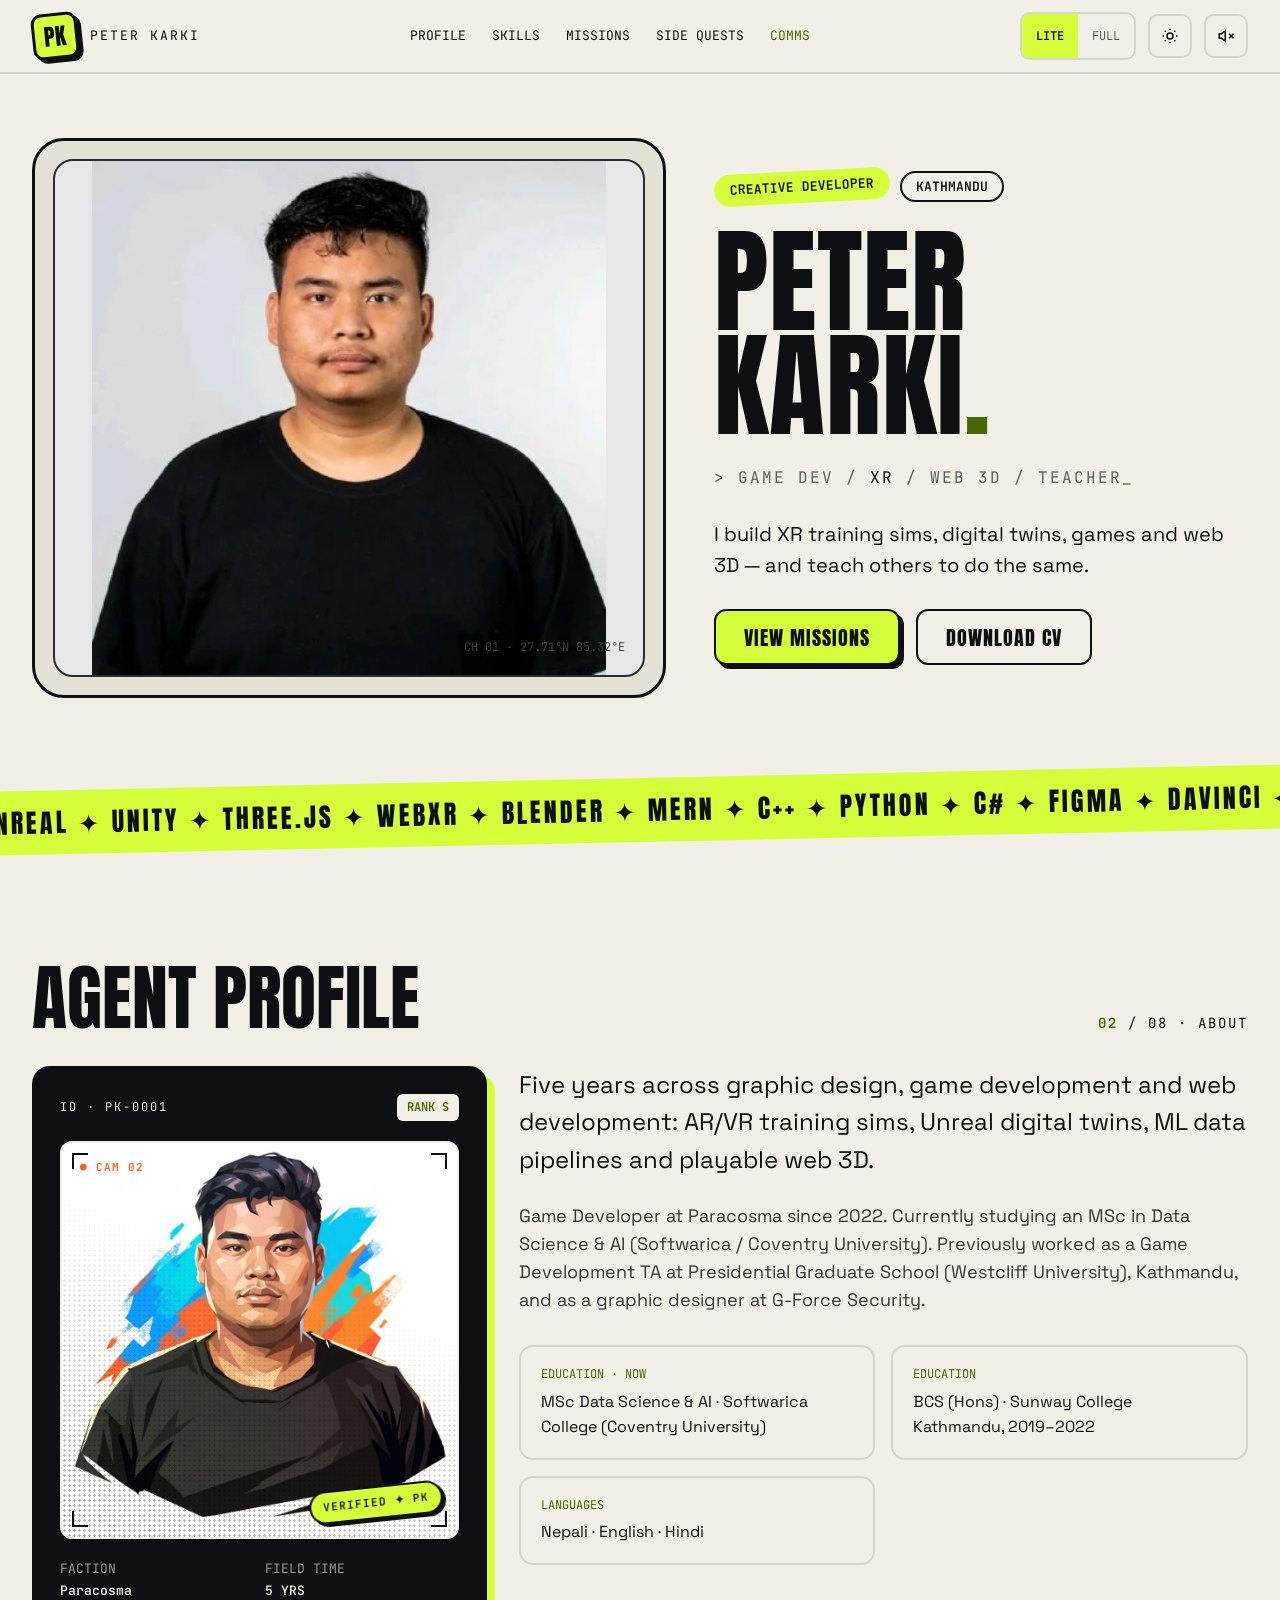
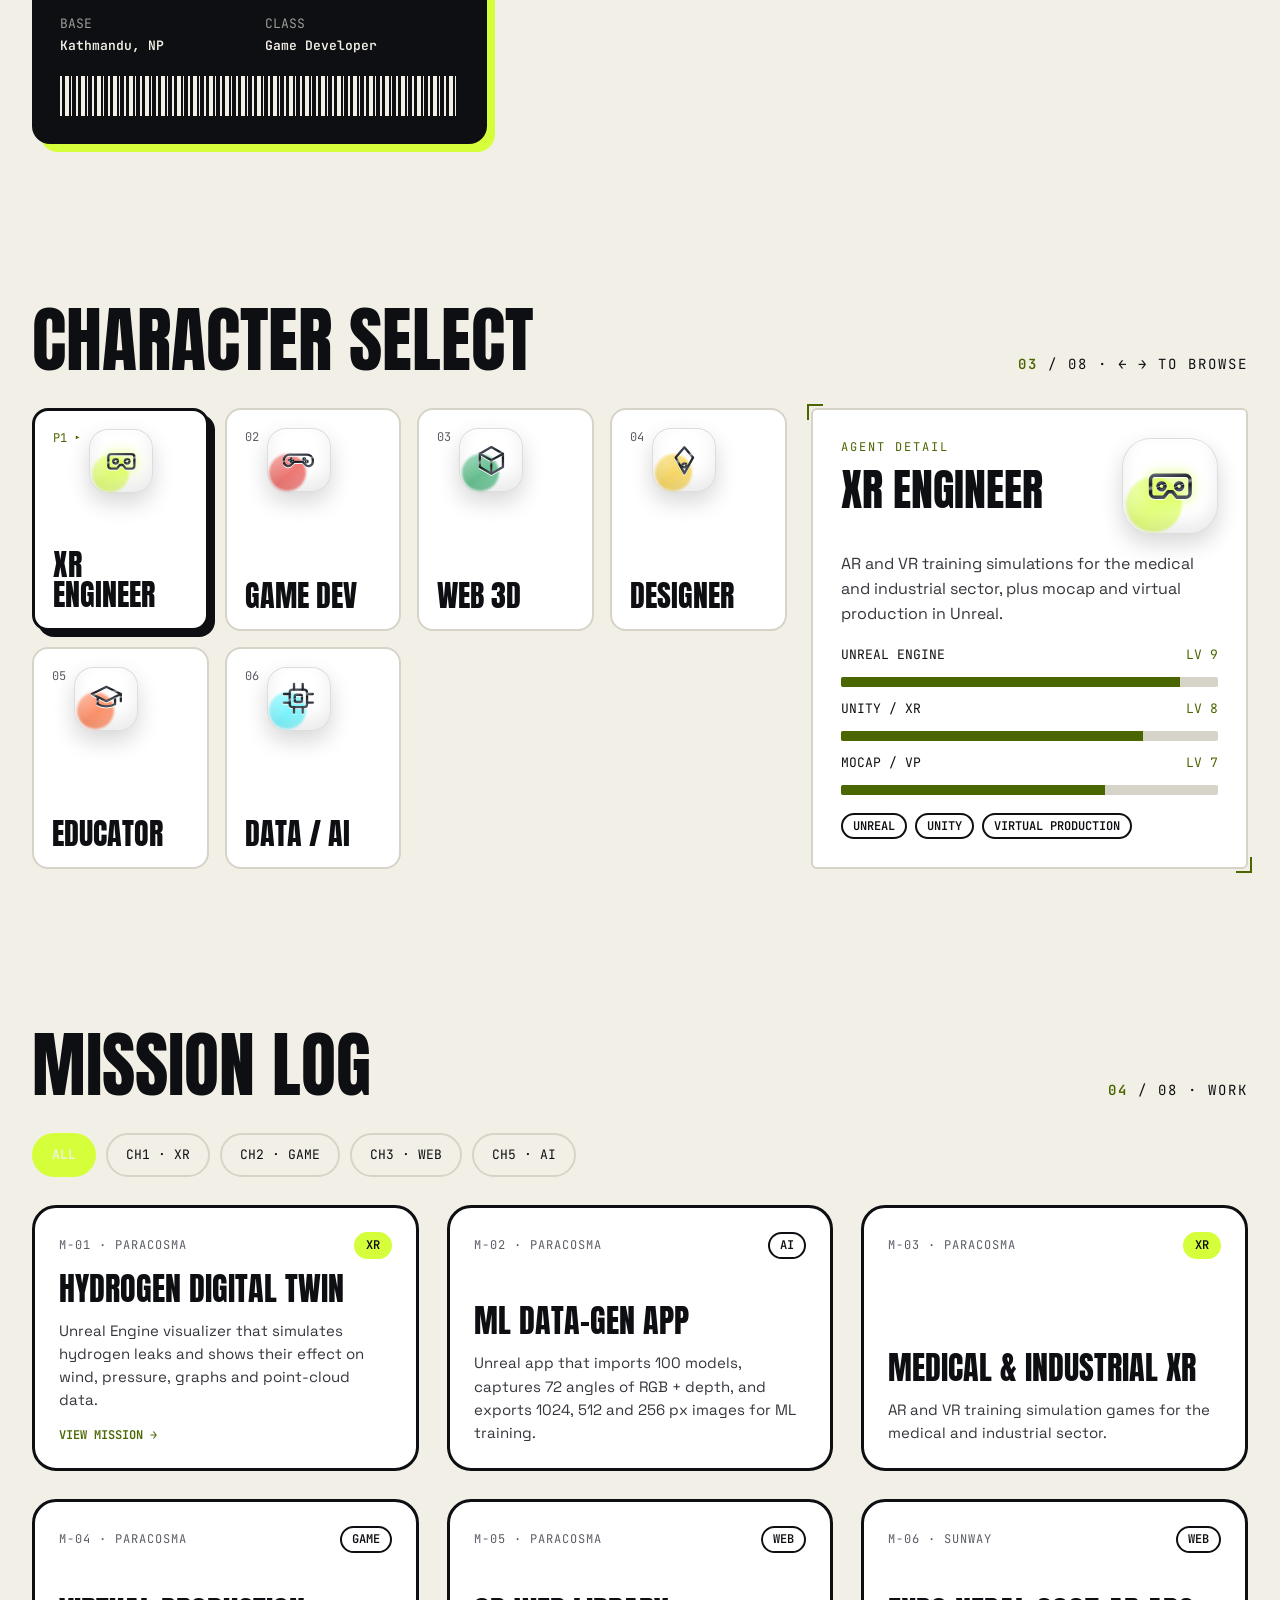
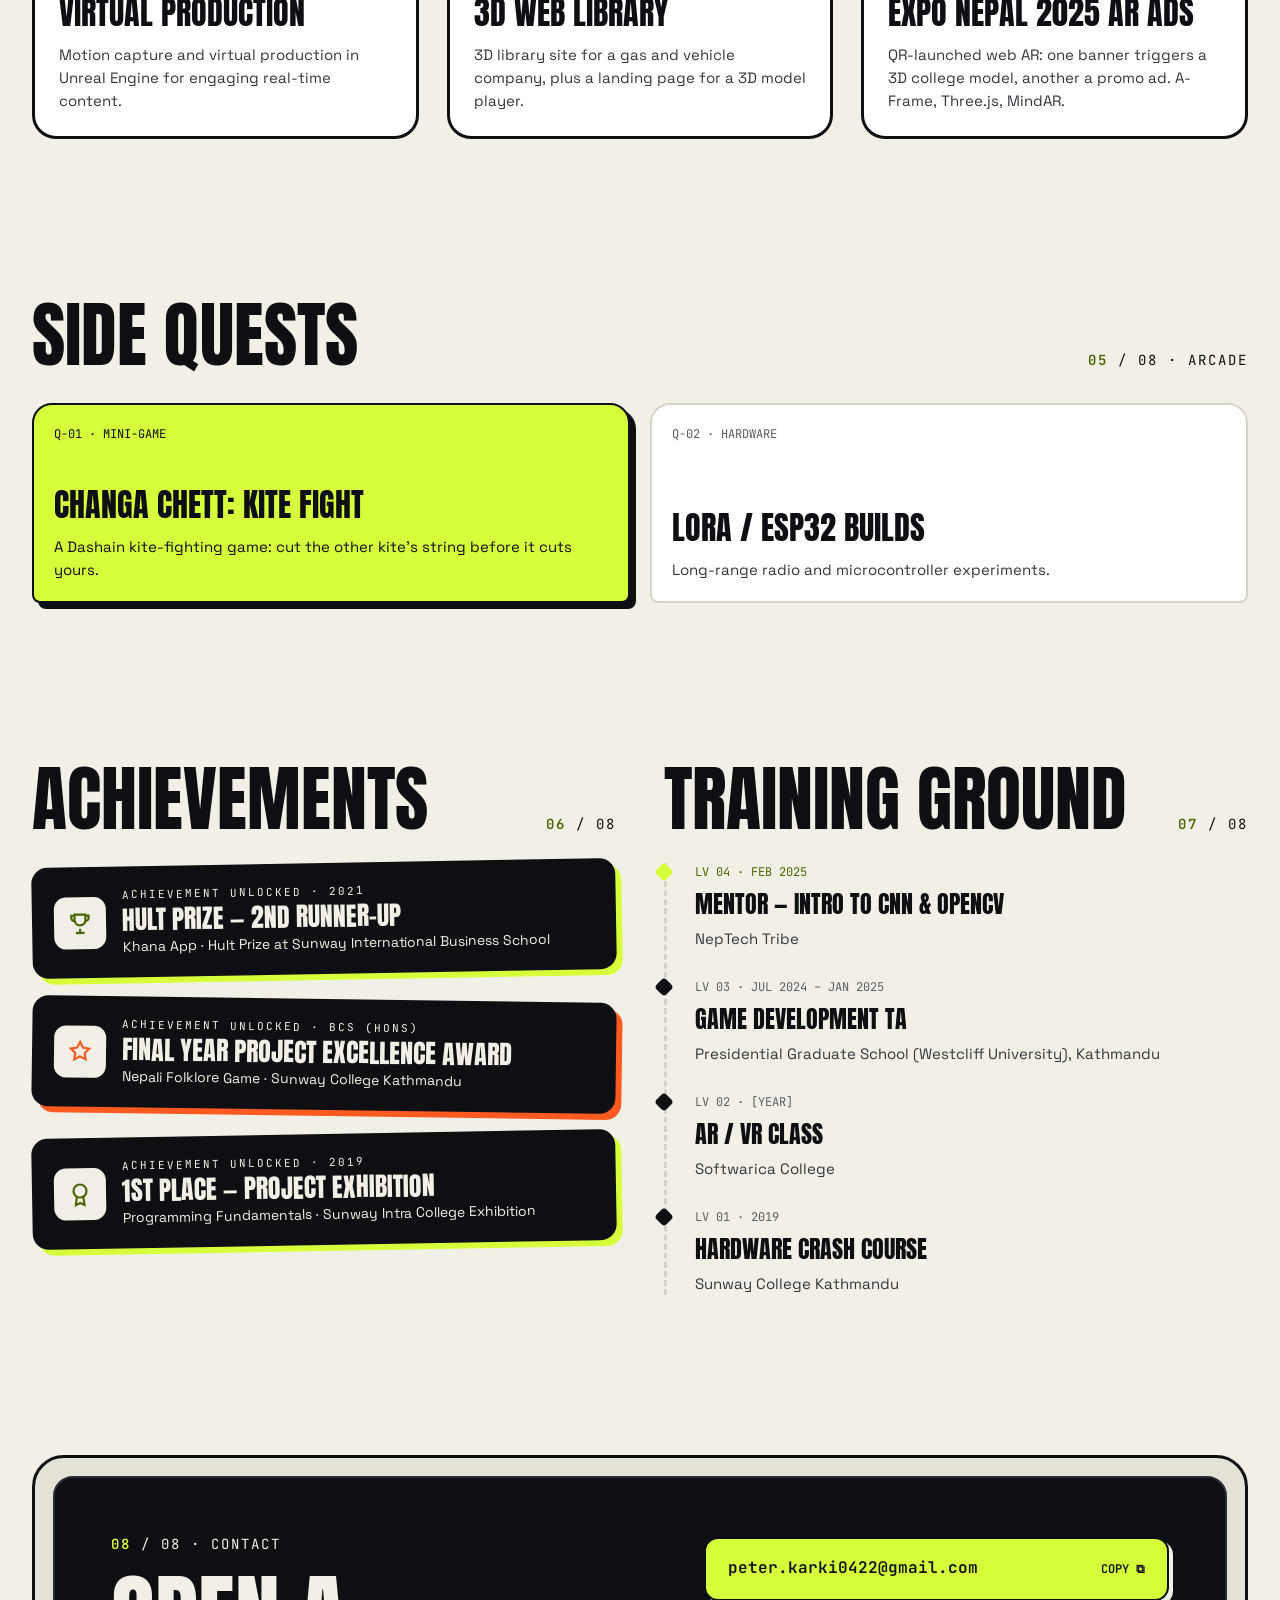
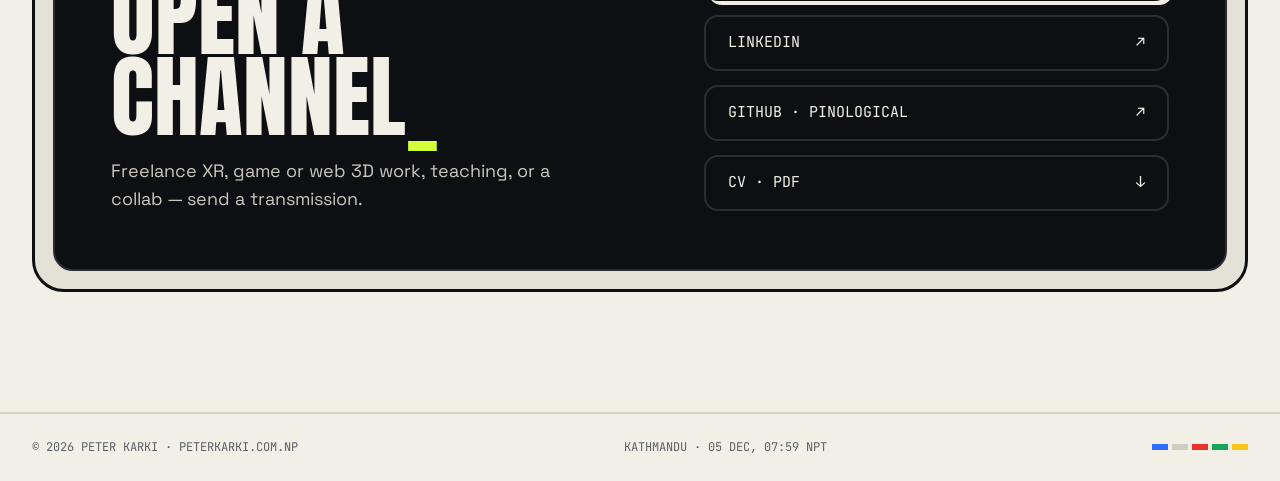
<file: index.html>
<!doctype html>
<html lang="en">
<head>
  <meta charset="utf-8">
  <meta name="viewport" content="width=device-width, initial-scale=1">
  <title>Peter Karki — Creative Developer, Kathmandu</title>
  <meta name="description" content="Peter Karki is a creative developer in Kathmandu building XR training simulations, Unreal digital twins, games and web 3D.">
  <link rel="canonical" href="https://peterkarki.com.np/">
  <script>
    try {
      var t = localStorage.getItem('ktm-theme') || (matchMedia('(prefers-color-scheme: light)').matches ? 'light' : 'dark');
      document.documentElement.dataset.theme = t;
    } catch (e) { document.documentElement.dataset.theme = 'dark'; }
  </script>
  <meta name="theme-color" content="#0e0f12">

  <meta property="og:type" content="website">
  <meta property="og:title" content="Peter Karki — Creative Developer">
  <meta property="og:description" content="XR, games and web 3D from Kathmandu.">
  <meta property="og:url" content="https://peterkarki.com.np/">
  <meta property="og:image" content="https://peterkarki.com.np/og.png">
  <meta name="twitter:card" content="summary_large_image">

  <link rel="icon" href="/favicon.svg" type="image/svg+xml">

  <link rel="preconnect" href="https://fonts.googleapis.com">
  <link rel="preconnect" href="https://fonts.gstatic.com" crossorigin>
  <link rel="stylesheet" href="https://fonts.googleapis.com/css2?family=Anton&family=JetBrains+Mono:wght@400;600&family=Space+Grotesk:wght@400;500;700&display=swap">

  <script type="application/ld+json">
  {
    "@context": "https://schema.org",
    "@type": "Person",
    "name": "Peter Karki",
    "jobTitle": "Creative Developer",
    "url": "https://peterkarki.com.np/",
    "email": "mailto:peter.karki0422@gmail.com",
    "image": "https://peterkarki.com.np/img/avatar.webp",
    "address": { "@type": "PostalAddress", "addressLocality": "Kathmandu", "addressCountry": "NP" },
    "worksFor": { "@type": "Organization", "name": "Paracosma" },
    "alumniOf": [{ "@type": "CollegeOrUniversity", "name": "Sunway College Kathmandu" }, { "@type": "CollegeOrUniversity", "name": "Softwarica College of IT & E-Commerce" }],
    "sameAs": ["https://www.linkedin.com/in/peterkarki/", "https://github.com/pinological"]
  }
  </script>

  <script type="module" crossorigin src="/assets/main-DrtdfgrQ.js"></script>
  <link rel="stylesheet" crossorigin href="/assets/main-DvvjUj0y.css">
</head>
<body>
  <a class="skip-link" href="#main">Skip to content</a>

  <!-- Shared gradients for the chrome icons in Character Select -->
  <svg width="0" height="0" style="position: absolute" aria-hidden="true" focusable="false">
    <defs>
      <linearGradient id="chrome" x1="0" y1="0" x2="0.35" y2="1">
        <stop offset="0" stop-color="#ffffff"/>
        <stop offset="0.38" stop-color="#a7adb7"/>
        <stop offset="0.5" stop-color="#f4f6f8"/>
        <stop offset="0.62" stop-color="#7d838d"/>
        <stop offset="1" stop-color="#e6e9ee"/>
      </linearGradient>
      <linearGradient id="chrome-acid" x1="0" y1="0" x2="0.35" y2="1">
        <stop offset="0" stop-color="#ffffff"/>
        <stop offset="0.4" stop-color="#d4ff3a"/>
        <stop offset="0.52" stop-color="#f7ffd6"/>
        <stop offset="0.66" stop-color="#8fb318"/>
        <stop offset="1" stop-color="#eaff9a"/>
      </linearGradient>
      <linearGradient id="chrome-ink" x1="0" y1="0" x2="0.35" y2="1">
        <stop offset="0" stop-color="#5c6370"/>
        <stop offset="0.4" stop-color="#1c1f24"/>
        <stop offset="0.52" stop-color="#8a919c"/>
        <stop offset="0.66" stop-color="#16181c"/>
        <stop offset="1" stop-color="#4b525c"/>
      </linearGradient>
    </defs>
  </svg>

  <div class="boot" id="boot" hidden aria-hidden="true">
    <div class="boot__inner">
      <div class="boot__log" id="boot-log">
        <div>&gt; MOUNTING /work ............. <span class="accent">OK</span></div>
        <div>&gt; CALIBRATING CRT ............. <span id="boot-pct">0%</span></div>
      </div>
      <p class="boot__title">Booting<span class="accent">_</span></p>
      <div class="boot__bar"><i id="boot-bar"></i></div>
    </div>
  </div>

  <header class="hud">
    <div class="container hud__inner">
      <a class="logo" href="#top" aria-label="Peter Karki, back to top">
        <span class="logo__mark" aria-hidden="true">PK</span>
        <span class="logo__text" aria-hidden="true">PETER KARKI</span>
      </a>
      <nav class="nav" id="nav" aria-label="Primary">
        <a href="#profile">PROFILE</a>
        <a href="#skills">SKILLS</a>
        <a href="#work">MISSIONS</a>
        <a href="#quests">SIDE QUESTS</a>
        <a href="#comms">COMMS</a>
      </nav>
      <div class="hud__tools">
        <div class="seg" role="group" aria-label="Render mode">
          <button type="button" data-mode="lite" aria-pressed="false">LITE</button>
          <button type="button" data-mode="full" aria-pressed="true">FULL</button>
        </div>
        <button type="button" class="icon-btn theme-btn" id="theme-btn" aria-label="Switch to light mode">
          <svg class="ico-moon" width="18" height="18" viewBox="0 0 24 24" fill="none" stroke="currentColor" stroke-width="2" aria-hidden="true"><path d="M20 14.5A8 8 0 0 1 9.5 4a8 8 0 1 0 10.5 10.5z"/></svg>
          <svg class="ico-sun" width="18" height="18" viewBox="0 0 24 24" fill="none" stroke="currentColor" stroke-width="2" aria-hidden="true"><circle cx="12" cy="12" r="4"/><path d="M12 2v2M12 20v2M4.9 4.9l1.4 1.4M17.7 17.7l1.4 1.4M2 12h2M20 12h2M4.9 19.1l1.4-1.4M17.7 6.3l1.4-1.4"/></svg>
        </button>
        <button type="button" class="icon-btn" id="sound-btn" aria-pressed="false" aria-label="Sound off. Turn sound on">
          <svg width="18" height="18" viewBox="0 0 24 24" fill="none" stroke="currentColor" stroke-width="2" aria-hidden="true"><path d="M11 5 6 9H3v6h3l5 4z"/><path class="snd-off" d="m22 9-6 6M16 9l6 6"/><path class="snd-on" d="M15.5 8.5a5 5 0 0 1 0 7M18.5 5.5a9 9 0 0 1 0 13" style="display:none"/></svg>
        </button>
        <button type="button" class="icon-btn menu-btn" id="menu-btn" aria-expanded="false" aria-controls="nav" aria-label="Open menu">
          <svg width="20" height="20" viewBox="0 0 24 24" fill="none" stroke="currentColor" stroke-width="2.5" aria-hidden="true"><path d="M4 7h16M4 12h16M4 17h10"/></svg>
        </button>
      </div>
    </div>
  </header>

  <main id="main">
    <!-- 01 HERO -->
    <section class="container hero" id="top" aria-labelledby="hero-title">
      <div class="hero__screen-wrap crt scan">
        <div class="crt__screen hero__screen" id="hero-screen">
          <img class="hero__poster" src="/img/photo.webp" alt="Photo of Peter Karki" width="400" height="400">
          <div class="hero__stage" id="hero-stage"></div>
          <p class="hero__status" id="hero-status" aria-hidden="true">&gt; LOADING peter.glb ... 0%</p>
          <span class="hero__hint" aria-hidden="true">CLICK · TAP TO RESCAN</span>
          <span class="hero__coords">CH 01 · 27.71°N 85.32°E</span>
        </div>
      </div>
      <div class="hero__copy">
        <div class="hero__tags">
          <span class="tag tag--acid tag--tilt">CREATIVE DEVELOPER</span>
          <span class="tag">KATHMANDU</span>
        </div>
        <h1 class="hero__name" id="hero-title">Peter<br>Karki<span class="accent">.</span></h1>
        <p class="hero__roles" aria-label="Game developer, XR, web 3D, teacher">&gt; <span id="role-cycle">GAME DEV / <strong>XR</strong> / WEB 3D / TEACHER</span><span class="cursor" aria-hidden="true">_</span></p>
        <p class="hero__lede">I build XR training sims, digital twins, games and web 3D — and teach others to do the same.</p>
        <div class="hero__ctas">
          <a class="btn btn--primary" href="#work">View Missions</a>
          <a class="btn" href="/cv.pdf" download>Download CV</a>
        </div>
      </div>
    </section>

    <div class="ticker" aria-hidden="true">
      <div class="ticker__track">
        <span>UNREAL ✦ UNITY ✦ THREE.JS ✦ WEBXR ✦ BLENDER ✦ MERN ✦ C++ ✦ PYTHON ✦ C# ✦ FIGMA ✦ DAVINCI ✦</span>
        <span>UNREAL ✦ UNITY ✦ THREE.JS ✦ WEBXR ✦ BLENDER ✦ MERN ✦ C++ ✦ PYTHON ✦ C# ✦ FIGMA ✦ DAVINCI ✦</span>
      </div>
    </div>

    <!-- 02 PROFILE -->
    <section class="container section" id="profile" aria-labelledby="profile-title" style="padding-top: 120px">
      <div class="section__head">
        <h2 class="section__title" id="profile-title" data-scramble>Agent Profile</h2>
        <p class="pager"><b>02</b> / 08 · ABOUT</p>
      </div>
      <div class="profile">
        <article class="id-card reveal" aria-label="Agent ID card">
          <div class="id-card__top"><span>ID · PK-0001</span><span class="id-card__rank">RANK S</span></div>
          <div class="avatar-fx" id="avatar-fx">
            <img class="avatar-fx__img" src="/img/avatar.webp" alt="Illustrated portrait of Peter Karki" width="900" height="900" loading="lazy">
            <img class="avatar-fx__slice avatar-fx__slice--a" src="/img/avatar.webp" alt="" aria-hidden="true" loading="lazy">
            <img class="avatar-fx__slice avatar-fx__slice--b" src="/img/avatar.webp" alt="" aria-hidden="true" loading="lazy">
            <span class="avatar-fx__halftone" aria-hidden="true"></span>
            <span class="avatar-fx__holo" aria-hidden="true"></span>
            <span class="avatar-fx__scan" aria-hidden="true"></span>
            <span class="avatar-fx__ticks" aria-hidden="true"></span>
            <span class="avatar-fx__sticker" aria-hidden="true">VERIFIED ✦ PK</span>
            <span class="avatar-fx__rec mono" aria-hidden="true">● CAM 02</span>
            <span class="avatar-fx__drag" aria-hidden="true">⟲ DRAG TO SPIN</span>
          </div>
          <dl class="id-card__facts">
            <div><dt>FACTION</dt><dd>Paracosma</dd></div>
            <div><dt>FIELD TIME</dt><dd>5 YRS</dd></div>
            <div><dt>BASE</dt><dd>Kathmandu, NP</dd></div>
            <div><dt>CLASS</dt><dd>Game Developer</dd></div>
          </dl>
          <div class="barcode" aria-hidden="true"></div>
        </article>
        <div class="profile__text">
          <p class="profile__lede reveal">Five years across graphic design, game development and web development: AR/VR training sims, Unreal digital twins, ML data pipelines and playable web 3D.</p>
          <p class="profile__body reveal">Game Developer at Paracosma since 2022. Currently studying an MSc in Data Science &amp; AI (Softwarica / Coventry University). Previously worked as a Game Development TA at Presidential Graduate School (Westcliff University), Kathmandu, and as a graphic designer at G-Force Security.</p>
          <dl class="profile__meta reveal">
            <div><dt>EDUCATION · NOW</dt><dd>MSc Data Science &amp; AI · Softwarica College (Coventry University)</dd></div>
            <div><dt>EDUCATION</dt><dd>BCS (Hons) · Sunway College Kathmandu, 2019–2022</dd></div>
            <div><dt>LANGUAGES</dt><dd>Nepali · English · Hindi</dd></div>
          </dl>
        </div>
      </div>
    </section>

    <!-- 03 SKILLS -->
    <section class="container section" id="skills" aria-labelledby="skills-title">
      <div class="section__head">
        <h2 class="section__title" id="skills-title" data-scramble>Character Select</h2>
        <p class="pager"><b>03</b> / 08 · ← → TO BROWSE</p>
      </div>
      <div class="select">
        <div class="select__grid" role="tablist" aria-label="Skill classes" id="agents"></div>
        <div class="select__detail brk" role="tabpanel" id="agent-panel" aria-live="polite"></div>
      </div>
    </section>

    <!-- 04 WORK -->
    <section class="container section" id="work" aria-labelledby="work-title">
      <div class="section__head">
        <h2 class="section__title" id="work-title" data-scramble>Mission Log</h2>
        <p class="pager"><b>04</b> / 08 · WORK</p>
      </div>
      <div class="filters" role="group" aria-label="Filter missions by channel">
        <button type="button" class="filter" data-filter="all" aria-pressed="true">ALL</button>
        <button type="button" class="filter" data-filter="xr" aria-pressed="false">CH1 · XR</button>
        <button type="button" class="filter" data-filter="game" aria-pressed="false">CH2 · GAME</button>
        <button type="button" class="filter" data-filter="web" aria-pressed="false">CH3 · WEB</button>
        <button type="button" class="filter" data-filter="ai" aria-pressed="false">CH5 · AI</button>
      </div>
      <ul class="missions" id="missions">
        <li data-channel="xr">
          <a class="mission rgb-hover reveal" href="/work/hydrogen-digital-twin/">
            <div class="mission__top"><span class="mission__id">M-01 · PARACOSMA</span><span class="tag tag--acid tag--sm">XR</span></div>
            <h3 class="mission__title rgb-target">Hydrogen Digital Twin</h3>
            <p class="mission__desc">Unreal Engine visualizer that simulates hydrogen leaks and shows their effect on wind, pressure, graphs and point-cloud data.</p>
            <span class="mission__more">VIEW MISSION <span aria-hidden="true">→</span></span>
          </a>
        </li>
        <li data-channel="ai">
          <div class="mission reveal">
            <div class="mission__top"><span class="mission__id">M-02 · PARACOSMA</span><span class="tag tag--sm">AI</span></div>
            <h3 class="mission__title">ML Data-Gen App</h3>
            <p class="mission__desc">Unreal app that imports 100 models, captures 72 angles of RGB + depth, and exports 1024, 512 and 256 px images for ML training.</p>
          </div>
        </li>
        <li data-channel="xr">
          <div class="mission reveal">
            <div class="mission__top"><span class="mission__id">M-03 · PARACOSMA</span><span class="tag tag--acid tag--sm">XR</span></div>
            <h3 class="mission__title">Medical &amp; Industrial XR</h3>
            <p class="mission__desc">AR and VR training simulation games for the medical and industrial sector.</p>
          </div>
        </li>
        <li data-channel="game">
          <div class="mission reveal">
            <div class="mission__top"><span class="mission__id">M-04 · PARACOSMA</span><span class="tag tag--sm">GAME</span></div>
            <h3 class="mission__title">Virtual Production</h3>
            <p class="mission__desc">Motion capture and virtual production in Unreal Engine for engaging real-time content.</p>
          </div>
        </li>
        <li data-channel="web">
          <div class="mission reveal">
            <div class="mission__top"><span class="mission__id">M-05 · PARACOSMA</span><span class="tag tag--sm">WEB</span></div>
            <h3 class="mission__title">3D Web Library</h3>
            <p class="mission__desc">3D library site for a gas and vehicle company, plus a landing page for a 3D model player.</p>
          </div>
        </li>
        <li data-channel="web">
          <div class="mission reveal">
            <div class="mission__top"><span class="mission__id">M-06 · SUNWAY</span><span class="tag tag--sm">WEB</span></div>
            <h3 class="mission__title">Expo Nepal 2025 AR Ads</h3>
            <p class="mission__desc">QR-launched web AR: one banner triggers a 3D college model, another a promo ad. A-Frame, Three.js, MindAR.</p>
          </div>
        </li>
      </ul>
    </section>

    <!-- 05 SIDE QUESTS -->
    <section class="container section" id="quests" aria-labelledby="quests-title">
      <div class="section__head">
        <h2 class="section__title" id="quests-title" data-scramble>Side Quests</h2>
        <p class="pager"><b>05</b> / 08 · ARCADE</p>
      </div>
      <ul class="quests">
        <li>
          <div class="quest quest--feature reveal">
            <p class="quest__meta">Q-01 · MINI-GAME</p>
            <h3 class="quest__title">Changa Chett: Kite Fight</h3>
            <p class="quest__desc">A Dashain kite-fighting game: cut the other kite's string before it cuts yours.</p>
          </div>
        </li>
        <li>
          <div class="quest reveal">
            <p class="quest__meta">Q-02 · HARDWARE</p>
            <h3 class="quest__title">LoRa / ESP32 Builds</h3>
            <p class="quest__desc">Long-range radio and microcontroller experiments.</p>
          </div>
        </li>
      </ul>
    </section>

    <!-- 06 + 07 -->
    <section class="container section split" aria-label="Achievements and teaching">
      <div>
        <div class="section__head">
          <h2 class="section__title" data-scramble>Achievements</h2>
          <p class="pager"><b>06</b> / 08</p>
        </div>
        <div class="toasts">
          <div class="toast reveal">
            <div class="toast__icon"><svg width="26" height="26" viewBox="0 0 24 24" fill="none" stroke="currentColor" stroke-width="2" aria-hidden="true"><path d="M8 21h8M12 17v4M7 4h10v5a5 5 0 0 1-10 0z"/><path d="M17 5h3v2a3 3 0 0 1-3 3M7 5H4v2a3 3 0 0 0 3 3"/></svg></div>
            <div class="toast__body"><span class="toast__kicker">ACHIEVEMENT UNLOCKED · 2021</span><span class="toast__title">Hult Prize — 2nd Runner-Up</span><span class="toast__sub">Khana App · Hult Prize at Sunway International Business School</span></div>
          </div>
          <div class="toast reveal">
            <div class="toast__icon"><svg width="26" height="26" viewBox="0 0 24 24" fill="none" stroke="currentColor" stroke-width="2" aria-hidden="true"><path d="m12 3 2.6 5.3 5.9.9-4.2 4.1 1 5.8L12 16.4 6.7 19.1l1-5.8L3.5 9.2l5.9-.9z"/></svg></div>
            <div class="toast__body"><span class="toast__kicker">ACHIEVEMENT UNLOCKED · BCS (HONS)</span><span class="toast__title">Final Year Project Excellence Award</span><span class="toast__sub">Nepali Folklore Game · Sunway College Kathmandu</span></div>
          </div>
          <div class="toast reveal">
            <div class="toast__icon"><svg width="26" height="26" viewBox="0 0 24 24" fill="none" stroke="currentColor" stroke-width="2" aria-hidden="true"><circle cx="12" cy="9" r="6"/><path d="M9 14.5 8 22l4-2 4 2-1-7.5"/></svg></div>
            <div class="toast__body"><span class="toast__kicker">ACHIEVEMENT UNLOCKED · 2019</span><span class="toast__title">1st Place — Project Exhibition</span><span class="toast__sub">Programming Fundamentals · Sunway Intra College Exhibition</span></div>
          </div>
        </div>
      </div>
      <div>
        <div class="section__head">
          <h2 class="section__title" data-scramble>Training Ground</h2>
          <p class="pager"><b>07</b> / 08</p>
        </div>
        <ol class="timeline">
          <li class="is-now reveal"><span class="timeline__lv">LV 04 · FEB 2025</span><span class="timeline__title">Mentor — Intro to CNN &amp; OpenCV</span><span class="timeline__sub">NepTech Tribe</span></li>
          <li class="reveal"><span class="timeline__lv">LV 03 · JUL 2024 – JAN 2025</span><span class="timeline__title">Game Development TA</span><span class="timeline__sub">Presidential Graduate School (Westcliff University), Kathmandu</span></li>
          <li class="reveal"><span class="timeline__lv">LV 02 · [YEAR]</span><span class="timeline__title">AR / VR Class</span><span class="timeline__sub">Softwarica College</span></li>
          <li class="reveal"><span class="timeline__lv">LV 01 · 2019</span><span class="timeline__title">Hardware Crash Course</span><span class="timeline__sub">Sunway College Kathmandu</span></li>
          <!-- Add more short classes / workshops here, newest first. -->
        </ol>
      </div>
    </section>

    <!-- 08 COMMS -->
    <section class="container section" id="comms" aria-labelledby="comms-title" style="padding-bottom: 120px">
      <div class="crt scan">
        <div class="crt__screen comms__screen">
          <div class="comms__copy">
            <p class="pager"><b>08</b> / 08 · CONTACT</p>
            <h2 class="comms__title" id="comms-title">Open a<br>Channel<span class="accent">_</span></h2>
            <p class="comms__text">Freelance XR, game or web 3D work, teaching, or a collab — send a transmission.</p>
          </div>
          <div class="comms__links">
            <button type="button" class="comms__email" id="copy-email" data-email="peter.karki0422@gmail.com"><span id="email-text">peter.karki0422@gmail.com</span><small id="copy-label">COPY ⧉</small></button>
            <a class="comms__link" href="https://www.linkedin.com/in/peterkarki/" rel="me noopener" target="_blank"><span>LINKEDIN</span><span aria-hidden="true">↗</span></a>
            <a class="comms__link" href="https://github.com/pinological" rel="me noopener" target="_blank"><span>GITHUB · PINOLOGICAL</span><span aria-hidden="true">↗</span></a>
            <a class="comms__link" href="/cv.pdf" download="Peter-Karki-CV.pdf"><span>CV · PDF</span><span aria-hidden="true">↓</span></a>
          </div>
        </div>
      </div>
    </section>
  </main>

  <footer class="footer">
    <div class="container footer__inner">
      <span>© <span id="year">2026</span> PETER KARKI · PETERKARKI.COM.NP</span>
      <span id="clock">KATHMANDU · NPT</span>
      <div class="flags" aria-hidden="true"><span></span><span></span><span></span><span></span><span></span></div>
    </div>
  </footer>
</body>
</html>
</file>
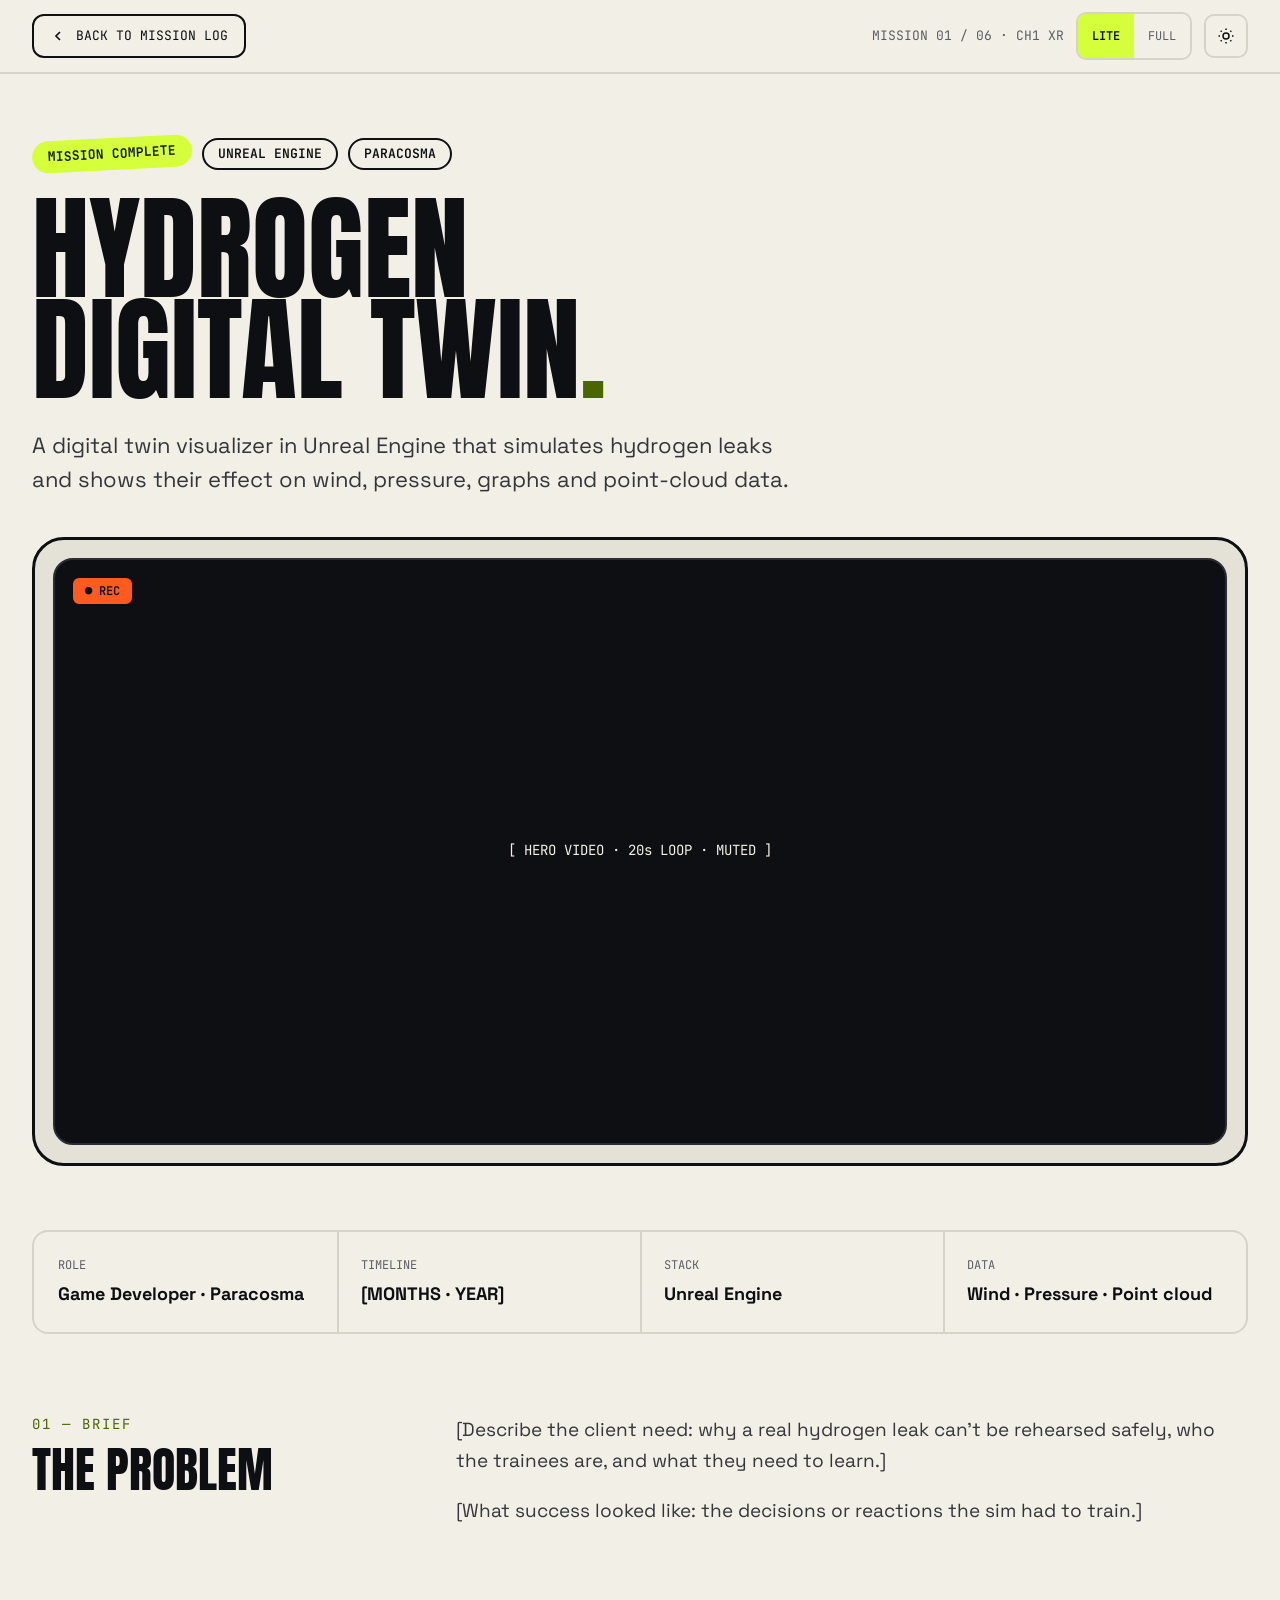
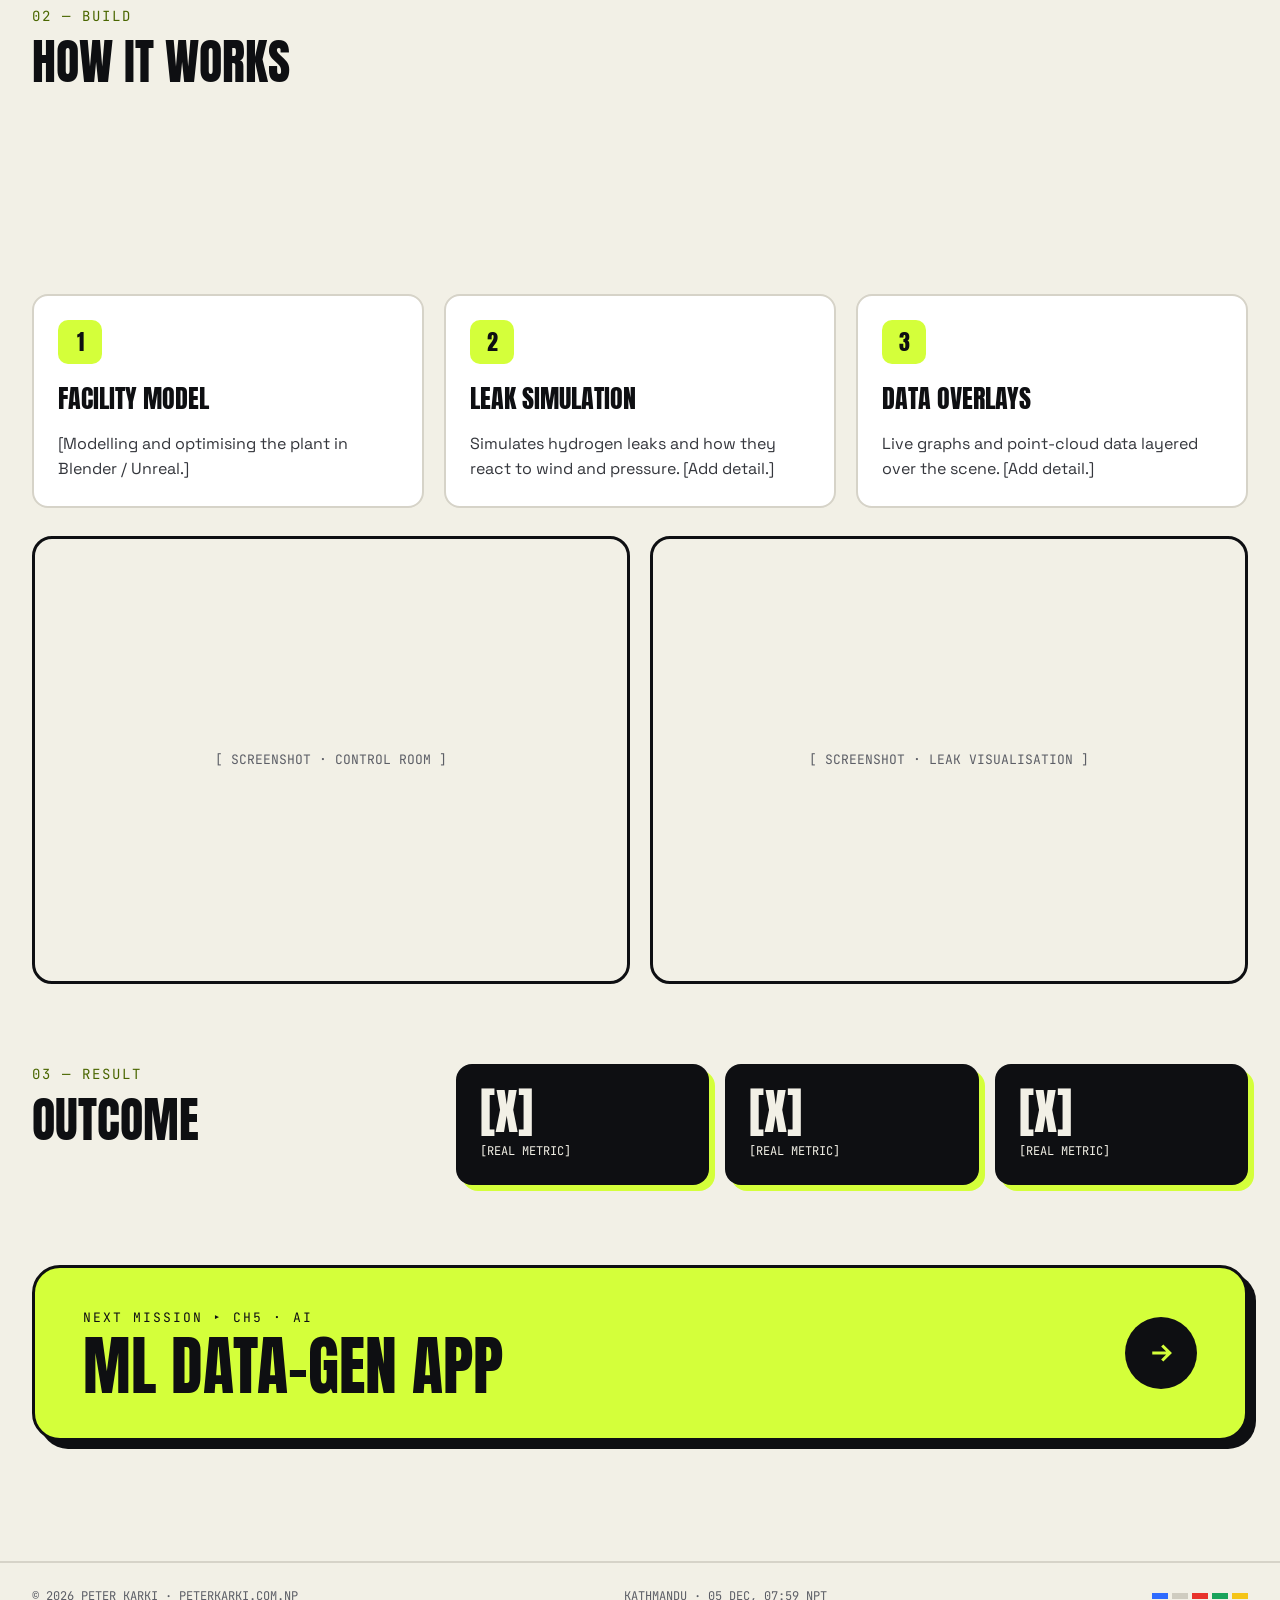
<file: work/hydrogen-digital-twin/index.html>
<!doctype html>
<html lang="en">
<head>
  <meta charset="utf-8">
  <meta name="viewport" content="width=device-width, initial-scale=1">
  <title>Hydrogen Digital Twin — Peter Karki</title>
  <meta name="description" content="An Unreal Engine digital twin that simulates hydrogen leaks with wind, pressure, graph and point-cloud overlays, by Peter Karki.">
  <link rel="canonical" href="https://peterkarki.com.np/work/hydrogen-digital-twin/">
  <script>
    try {
      var t = localStorage.getItem('ktm-theme') || (matchMedia('(prefers-color-scheme: light)').matches ? 'light' : 'dark');
      document.documentElement.dataset.theme = t;
    } catch (e) { document.documentElement.dataset.theme = 'dark'; }
  </script>
  <meta name="theme-color" content="#0e0f12">

  <meta property="og:type" content="article">
  <meta property="og:title" content="Hydrogen Digital Twin — Peter Karki">
  <meta property="og:description" content="Unreal Engine hydrogen-leak digital twin with wind, pressure and point-cloud data.">
  <meta property="og:url" content="https://peterkarki.com.np/work/hydrogen-digital-twin/">
  <meta property="og:image" content="https://peterkarki.com.np/og.png">
  <meta name="twitter:card" content="summary_large_image">

  <link rel="icon" href="/favicon.svg" type="image/svg+xml">
  <link rel="preconnect" href="https://fonts.googleapis.com">
  <link rel="preconnect" href="https://fonts.gstatic.com" crossorigin>
  <link rel="stylesheet" href="https://fonts.googleapis.com/css2?family=Anton&family=JetBrains+Mono:wght@400;600&family=Space+Grotesk:wght@400;500;700&display=swap">

  <script type="module" crossorigin src="/assets/main-DrtdfgrQ.js"></script>
  <link rel="stylesheet" crossorigin href="/assets/main-DvvjUj0y.css">
</head>
<body>
  <a class="skip-link" href="#main">Skip to content</a>

  <header class="hud">
    <div class="container hud__inner">
      <a class="btn" href="/#work" style="min-height: 44px; padding: 0 16px; font-family: var(--font-mono); font-size: 13px; letter-spacing: 0">
        <svg width="16" height="16" viewBox="0 0 24 24" fill="none" stroke="currentColor" stroke-width="2.5" aria-hidden="true"><path d="M15 6l-6 6 6 6"/></svg>BACK TO MISSION LOG
      </a>
      <div class="hud__tools">
        <span class="mono" style="font-size: 13px; color: var(--muted)">MISSION 01 / 06 · CH1 XR</span>
        <div class="seg" role="group" aria-label="Render mode">
          <button type="button" data-mode="lite" aria-pressed="false">LITE</button>
          <button type="button" data-mode="full" aria-pressed="true">FULL</button>
        </div>
        <button type="button" class="icon-btn theme-btn" id="theme-btn" aria-label="Switch to light mode">
          <svg class="ico-moon" width="18" height="18" viewBox="0 0 24 24" fill="none" stroke="currentColor" stroke-width="2" aria-hidden="true"><path d="M20 14.5A8 8 0 0 1 9.5 4a8 8 0 1 0 10.5 10.5z"/></svg>
          <svg class="ico-sun" width="18" height="18" viewBox="0 0 24 24" fill="none" stroke="currentColor" stroke-width="2" aria-hidden="true"><circle cx="12" cy="12" r="4"/><path d="M12 2v2M12 20v2M4.9 4.9l1.4 1.4M17.7 17.7l1.4 1.4M2 12h2M20 12h2M4.9 19.1l1.4-1.4M17.7 6.3l1.4-1.4"/></svg>
        </button>
      </div>
    </div>
  </header>

  <main id="main">
    <section class="container cs-hero">
      <div class="hero__tags">
        <span class="tag tag--acid tag--tilt">MISSION COMPLETE</span>
        <span class="tag">UNREAL ENGINE</span>
        <span class="tag">PARACOSMA</span>
      </div>
      <h1 class="cs-title">Hydrogen<br>Digital Twin<span class="accent">.</span></h1>
      <p class="cs-lede">A digital twin visualizer in Unreal Engine that simulates hydrogen leaks and shows their effect on wind, pressure, graphs and point-cloud data.</p>
    </section>

    <section class="container" style="padding-bottom: 64px">
      <div class="crt scan">
        <div class="crt__screen cs-video">
          <!-- Swap for: <video src="/media/h2-twin.mp4" poster="/media/h2-twin.webp" controls muted playsinline preload="none"></video> -->
          [ HERO VIDEO · 20s LOOP · MUTED ]
          <span class="tag tag--alert tag--sm hero__live">● REC</span>
        </div>
      </div>
    </section>

    <section class="container" style="padding-bottom: 80px">
      <dl class="cs-facts">
        <div><dt>ROLE</dt><dd>Game Developer · Paracosma</dd></div>
        <div><dt>TIMELINE</dt><dd>[MONTHS · YEAR]</dd></div>
        <div><dt>STACK</dt><dd>Unreal Engine</dd></div>
        <div><dt>DATA</dt><dd>Wind · Pressure · Point cloud</dd></div>
      </dl>
    </section>

    <section class="container cs-block" style="padding-bottom: 80px">
      <div class="cs-block__head">
        <p class="cs-block__kicker">01 — BRIEF</p>
        <h2 class="cs-block__title" data-scramble>The Problem</h2>
      </div>
      <div class="cs-block__body">
        <p>[Describe the client need: why a real hydrogen leak can't be rehearsed safely, who the trainees are, and what they need to learn.]</p>
        <p>[What success looked like: the decisions or reactions the sim had to train.]</p>
      </div>
    </section>

    <section class="container" style="padding-bottom: 80px; display: flex; flex-direction: column; gap: 28px">
      <div class="cs-block__head">
        <p class="cs-block__kicker">02 — BUILD</p>
        <h2 class="cs-block__title" data-scramble>How It Works</h2>
      </div>
      <ol class="steps">
        <li class="step reveal"><span class="step__n" aria-hidden="true">1</span><h3 class="step__title">Facility Model</h3><p>[Modelling and optimising the plant in Blender / Unreal.]</p></li>
        <li class="step reveal"><span class="step__n" aria-hidden="true">2</span><h3 class="step__title">Leak Simulation</h3><p>Simulates hydrogen leaks and how they react to wind and pressure. [Add detail.]</p></li>
        <li class="step reveal"><span class="step__n" aria-hidden="true">3</span><h3 class="step__title">Data Overlays</h3><p>Live graphs and point-cloud data layered over the scene. [Add detail.]</p></li>
      </ol>
      <div class="shots">
        <figure class="shot scan reveal" style="margin: 0">[ SCREENSHOT · CONTROL ROOM ]</figure>
        <figure class="shot scan reveal" style="margin: 0">[ SCREENSHOT · LEAK VISUALISATION ]</figure>
      </div>
    </section>

    <section class="container cs-block" style="padding-bottom: 80px">
      <div class="cs-block__head">
        <p class="cs-block__kicker">03 — RESULT</p>
        <h2 class="cs-block__title" data-scramble>Outcome</h2>
      </div>
      <div class="metrics">
        <div class="metric reveal"><b>[X]</b><span>[REAL METRIC]</span></div>
        <div class="metric reveal"><b>[X]</b><span>[REAL METRIC]</span></div>
        <div class="metric reveal"><b>[X]</b><span>[REAL METRIC]</span></div>
      </div>
    </section>

    <section class="container" style="padding-bottom: 120px">
      <a class="next" href="/#work">
        <div style="display: flex; flex-direction: column; gap: 6px">
          <span class="mono" style="font-size: 13px; letter-spacing: 2px">NEXT MISSION ▸ CH5 · AI</span>
          <span class="next__title">ML Data-Gen App</span>
        </div>
        <span class="next__arrow" aria-hidden="true"><svg width="30" height="30" viewBox="0 0 24 24" fill="none" stroke="currentColor" stroke-width="2.5"><path d="M5 12h14M13 6l6 6-6 6"/></svg></span>
      </a>
    </section>
  </main>

  <footer class="footer">
    <div class="container footer__inner">
      <span>© <span id="year">2026</span> PETER KARKI · PETERKARKI.COM.NP</span>
      <span id="clock">KATHMANDU · NPT</span>
      <div class="flags" aria-hidden="true"><span></span><span></span><span></span><span></span><span></span></div>
    </div>
  </footer>
</body>
</html>
</file>
<file: assets/main-DvvjUj0y.css>
:root{--void: #0e0f12;--panel: #17191e;--line: #2a2d35;--muted: #9a9ca3;--soft: #c9c7be;--paper: #f2f0e6;--acid: #d4ff3a;--alert: #ff5a1f;--ink: #0e0f12;--acid-ink: var(--acid);--flag-blue: #2f6bff;--flag-white: #f2f0e6;--flag-red: #e8322b;--flag-green: #19a35b;--flag-yellow: #f5c518;--font-display: "Anton", "Impact", sans-serif;--font-body: "Space Grotesk", system-ui, sans-serif;--font-mono: "JetBrains Mono", ui-monospace, monospace;--r-card: 24px;--r-ui: 12px;--gutter: clamp(16px, 4vw, 32px);--max: 1280px;--t-snap: .2s;--t-panel: .32s;--ease-out: cubic-bezier(.16, 1, .3, 1);color-scheme:dark}*,*:before,*:after{box-sizing:border-box}html{scroll-behavior:smooth}html.lenis,html.lenis body{height:auto}.lenis.lenis-smooth{scroll-behavior:auto!important}body{margin:0;background:var(--void);color:var(--paper);font-family:var(--font-body);font-size:18px;line-height:1.55;-webkit-font-smoothing:antialiased}img,video,svg{display:block;max-width:100%}a{color:inherit}a:hover{color:var(--alert)}button{font:inherit;color:inherit;cursor:pointer}h1,h2,h3,p{margin:0}:focus-visible{outline:3px solid var(--acid);outline-offset:4px;border-radius:6px}.skip-link{position:absolute;left:16px;top:-60px;z-index:100;padding:12px 16px;background:var(--acid);color:var(--ink);font-family:var(--font-mono);font-weight:600;border-radius:var(--r-ui)}.skip-link:focus{top:16px}.sr-only{position:absolute;width:1px;height:1px;overflow:hidden;clip:rect(0 0 0 0);white-space:nowrap}.container{max-width:var(--max);margin:0 auto;padding-inline:var(--gutter)}.mono{font-family:var(--font-mono)}.accent{color:var(--acid-ink)}.scan{position:relative}.scan:after{content:"";position:absolute;inset:0;pointer-events:none;border-radius:inherit;background:repeating-linear-gradient(0deg,rgb(255 255 255 / .04) 0 1px,transparent 1px 3px)}.brk{position:relative}.brk:before,.brk:after{content:"";position:absolute;width:16px;height:16px;border:0 solid var(--acid)}.brk:before{top:-6px;left:-6px;border-width:2px 0 0 2px}.brk:after{bottom:-6px;right:-6px;border-width:0 2px 2px 0}.tag{display:inline-flex;align-items:center;padding:6px 14px;border-radius:999px;border:2px solid var(--paper);font-family:var(--font-mono);font-size:13px;font-weight:600;line-height:1.2;white-space:nowrap}.tag--acid{background:var(--acid);border-color:var(--acid);color:var(--ink)}.tag--alert{background:var(--alert);border-color:var(--alert);color:var(--ink);border-radius:6px}.tag--tilt{transform:rotate(-3deg)}.tag--sm{padding:4px 10px;font-size:12px}.btn{display:inline-flex;align-items:center;justify-content:center;gap:10px;min-height:56px;padding:0 28px;border:2px solid var(--paper);border-radius:var(--r-ui);background:transparent;color:var(--paper);font-family:var(--font-display);font-size:20px;letter-spacing:1px;text-transform:uppercase;text-decoration:none;transition:transform var(--t-snap) var(--ease-out),box-shadow var(--t-snap) var(--ease-out),color var(--t-snap),border-color var(--t-snap)}.btn:hover{color:var(--alert);border-color:var(--alert)}.btn--primary{background:var(--acid);border-color:var(--ink);color:var(--ink);box-shadow:4px 4px 0 var(--paper)}.btn--primary:hover{color:var(--ink);border-color:var(--ink);transform:translate(-2px,-2px);box-shadow:6px 6px 0 var(--alert)}.seg{display:flex;border:2px solid var(--line);border-radius:10px;overflow:hidden}.seg button{min-height:44px;padding:0 14px;border:0;background:transparent;color:var(--muted);font-family:var(--font-mono);font-size:12px}.seg button[aria-pressed=true]{background:var(--acid);color:var(--ink);font-weight:600}.icon-btn{width:44px;height:44px;display:inline-flex;align-items:center;justify-content:center;border:2px solid var(--line);border-radius:10px;background:transparent}.icon-btn:hover{border-color:var(--paper)}.flags{display:flex;gap:4px}.flags span{width:16px;height:6px}.flags span:nth-child(1){background:var(--flag-blue)}.flags span:nth-child(2){background:var(--flag-white)}.flags span:nth-child(3){background:var(--flag-red)}.flags span:nth-child(4){background:var(--flag-green)}.flags span:nth-child(5){background:var(--flag-yellow)}.signal{display:flex;align-items:flex-end;gap:3px}.signal span{width:5px}.signal span:nth-child(1){height:8px;background:var(--flag-blue)}.signal span:nth-child(2){height:12px;background:var(--flag-white)}.signal span:nth-child(3){height:16px;background:var(--flag-red)}.signal span:nth-child(4){height:20px;background:var(--flag-green)}.signal span:nth-child(5){height:24px;background:var(--flag-yellow)}.stats{display:flex;flex-direction:column;gap:12px;font-family:var(--font-mono);font-size:13px}.stat-row{display:flex;justify-content:space-between}.stat-row span:last-child{color:var(--acid-ink)}.bar{height:10px;background:var(--line);border-radius:2px;overflow:hidden}.bar i{display:block;height:100%;width:var(--lv, 50%);background:var(--acid);transform-origin:left;transition:width var(--t-panel) var(--ease-out)}.toast{display:flex;align-items:center;gap:16px;padding:20px 22px;border-radius:16px;background:var(--paper);color:var(--void);box-shadow:6px 6px 0 var(--acid);transform:rotate(-1deg)}.toast:nth-child(2n){box-shadow:6px 6px 0 var(--alert);transform:rotate(.8deg)}.toast__icon{flex-shrink:0;width:52px;height:52px;border-radius:12px;background:var(--void);color:var(--acid-ink);display:flex;align-items:center;justify-content:center}.toast:nth-child(2n) .toast__icon{color:var(--alert)}.toast__body{display:flex;flex-direction:column;gap:2px}.toast__kicker{font-family:var(--font-mono);font-size:11px;letter-spacing:2px}.toast__title{font-family:var(--font-display);font-size:26px;line-height:1.1;text-transform:uppercase}.toast__sub{font-size:14px}.crt{border:3px solid var(--paper);border-radius:32px;background:var(--panel);padding:18px}.crt__screen{border:2px solid var(--line);border-radius:20px;background:var(--void)}.rgb-hover:hover .rgb-target,.rgb-hover:focus-visible .rgb-target{text-shadow:-2px 0 var(--alert),2px 0 #3af2ff}.hud{position:sticky;top:0;z-index:20;background:color-mix(in srgb,var(--void) 92%,transparent);-webkit-backdrop-filter:blur(6px);backdrop-filter:blur(6px);border-bottom:2px solid var(--line)}.hud__inner{display:flex;flex-wrap:wrap;gap:12px 16px;align-items:center;justify-content:space-between;padding-block:12px}.logo{display:flex;align-items:center;gap:12px;text-decoration:none}.logo:hover{color:var(--paper)}.logo__mark{width:46px;height:46px;flex-shrink:0;display:flex;align-items:center;justify-content:center;border:3px solid var(--ink);border-radius:10px;background:var(--acid);color:var(--ink);font-family:var(--font-display);font-size:23px;line-height:1;letter-spacing:.5px;transform:rotate(-6deg);box-shadow:4px 4px 0 var(--paper);transition:transform var(--t-snap) var(--ease-out),box-shadow var(--t-snap) var(--ease-out)}.logo:hover .logo__mark,.logo:focus-visible .logo__mark{transform:rotate(0) translate(-2px,-2px);box-shadow:6px 6px 0 var(--alert)}html[data-theme=light] .logo__mark{box-shadow:4px 4px 0 var(--ink)}html[data-theme=light] .logo:hover .logo__mark{box-shadow:6px 6px 0 var(--alert)}.logo__text{font-family:var(--font-mono);font-size:13px;letter-spacing:2px}.nav{display:flex;flex-wrap:wrap;gap:2px;font-family:var(--font-mono);font-size:13px}.nav a{padding:12px;text-decoration:none;border-radius:8px}.nav a[aria-current=true]{color:var(--acid-ink)}.hud__tools{display:flex;align-items:center;gap:12px}.menu-btn{display:none}@media(max-width:860px){.menu-btn{display:inline-flex;border-color:var(--paper)}.nav{display:none;order:3;width:100%;flex-direction:column;padding-bottom:8px}.nav.is-open{display:flex}.nav a{padding:14px 4px;border-bottom:1px solid var(--line)}.signal{display:none}}.section{padding-block:80px}.section__head{display:flex;flex-wrap:wrap;gap:16px;justify-content:space-between;align-items:flex-end;margin-bottom:32px}.section__title{font-family:var(--font-display);font-size:clamp(44px,6vw,72px);line-height:1;text-transform:uppercase;font-weight:400}.pager{font-family:var(--font-mono);font-size:14px;letter-spacing:2px}.pager b{color:var(--acid-ink);font-weight:600}.hero{display:flex;flex-wrap:wrap;gap:48px;align-items:stretch;padding-block:64px 80px}.hero__screen-wrap{flex:1 1 520px;min-height:clamp(300px,50vw,560px);display:flex}.hero__screen{flex-grow:1;position:relative;overflow:hidden;display:flex;align-items:center;justify-content:center;background:radial-gradient(circle at 50% 60%,#1f2229 0%,var(--void) 70%)}.hero__poster{position:absolute;inset:0;width:100%;height:100%;object-fit:cover;opacity:0;transition:opacity .4s var(--ease-out)}.hero__screen.is-poster .hero__poster{opacity:1}.hero__stage{position:absolute;inset:0;cursor:crosshair;touch-action:pan-y;-webkit-user-select:none;user-select:none;-webkit-touch-callout:none}.hero__canvas{display:block;width:100%;height:100%;opacity:0;transition:opacity .6s var(--ease-out)}.hero__screen.is-3d .hero__canvas{opacity:1}.hero__status{position:relative;font-family:var(--font-mono);font-size:13px;color:var(--muted);opacity:0;transition:opacity .2s}.hero__screen.is-loading .hero__status,.hero__screen.show-status .hero__status{opacity:1}.hero__screen.is-3d .hero__status{position:absolute;left:0;right:0;bottom:52px;text-align:center;color:#d6fff4;letter-spacing:2px;pointer-events:none}.hero__rain{position:absolute;inset:0;width:100%;height:100%;opacity:.45;mask-image:radial-gradient(ellipse 34% 60% at 50% 50%,transparent 55%,#000 100%);-webkit-mask-image:radial-gradient(ellipse 34% 60% at 50% 50%,transparent 55%,#000 100%)}.hero__stage .hero__canvas{position:absolute;inset:0}.hero__hint{position:absolute;bottom:18px;left:18px;font-family:var(--font-mono);font-size:11px;letter-spacing:2px;color:var(--muted);opacity:0;transition:opacity .3s}.hero__screen.is-3d .hero__hint{opacity:1}.hero__live{position:absolute;top:18px;left:18px;z-index:1}.hero__coords{position:absolute;bottom:18px;right:18px;font-family:var(--font-mono);font-size:12px;color:var(--muted)}.hero__copy{flex:1 1 420px;display:flex;flex-direction:column;justify-content:center;gap:28px}.hero__tags{display:flex;flex-wrap:wrap;gap:10px}.hero__name{font-family:var(--font-display);font-weight:400;font-size:clamp(64px,9vw,128px);line-height:.9;letter-spacing:1px;text-transform:uppercase}.hero__roles{font-family:var(--font-mono);font-size:16px;letter-spacing:2px;color:var(--muted);min-height:1.6em}.hero__roles strong{color:var(--paper);font-weight:400}.hero__lede{font-size:20px;max-width:520px}.hero__ctas{display:flex;flex-wrap:wrap;gap:16px}.cursor{color:var(--acid-ink);animation:blink 1s steps(1) infinite}@keyframes blink{50%{opacity:0}}.ticker{background:var(--acid);color:var(--ink);transform:rotate(-1.2deg);margin:0 -20px;padding:12px 0;overflow:hidden;font-family:var(--font-display);font-size:clamp(20px,2.4vw,26px);letter-spacing:3px;white-space:nowrap}.ticker__track{display:inline-flex;gap:0;animation:ticker 40s linear infinite}.ticker__track span{padding-right:24px}@keyframes ticker{to{transform:translate(-50%)}}.profile{display:flex;flex-wrap:wrap;gap:32px}.id-card{flex:1 1 320px;background:var(--paper);color:var(--void);border-radius:18px;padding:28px;display:flex;flex-direction:column;gap:20px;box-shadow:8px 8px 0 var(--acid)}.id-card__top{display:flex;justify-content:space-between;align-items:center;font-family:var(--font-mono);font-size:12px;letter-spacing:2px}.id-card__rank{padding:4px 10px;border-radius:6px;background:var(--void);color:var(--acid-ink);font-weight:600;letter-spacing:0}.id-card{transform:perspective(900px) rotateX(var(--rx, 0deg)) rotateY(var(--ry, 0deg));transition:transform .26s var(--ease-out);transform-style:preserve-3d}.avatar-fx{--mx: 50%;--my: 30%;position:relative;aspect-ratio:1;border-radius:12px;overflow:hidden;background:#fff;border:2px solid var(--void);isolation:isolate}.avatar-fx__img,.avatar-fx__slice{position:absolute;inset:0;width:100%;height:100%;object-fit:cover}.avatar-fx__img{transition:transform .4s var(--ease-out)}.id-card:hover .avatar-fx__img{transform:scale(1.04)}.avatar-fx__slice{opacity:0;pointer-events:none}.avatar-fx__slice--a{clip-path:inset(22% 0 62% 0);filter:hue-rotate(-40deg) saturate(1.6)}.avatar-fx__slice--b{clip-path:inset(58% 0 26% 0);filter:hue-rotate(160deg) saturate(1.4)}.id-card:hover .avatar-fx__slice--a{animation:slice-a .6s steps(6) 1}.id-card:hover .avatar-fx__slice--b{animation:slice-b .6s steps(6) 1}@keyframes slice-a{0%,to{opacity:0;transform:translate(0)}20%{opacity:.9;transform:translate(-10px)}50%{opacity:.9;transform:translate(7px);clip-path:inset(30% 0 52% 0)}80%{opacity:.6;transform:translate(-4px)}}@keyframes slice-b{0%,to{opacity:0;transform:translate(0)}30%{opacity:.9;transform:translate(9px)}60%{opacity:.8;transform:translate(-6px);clip-path:inset(66% 0 18% 0)}}.avatar-fx__halftone{position:absolute;inset:0;background-image:radial-gradient(rgb(14 15 18 / .35) 1px,transparent 1.4px);background-size:5px 5px;mix-blend-mode:multiply;-webkit-mask-image:linear-gradient(200deg,transparent 35%,#000 95%);mask-image:linear-gradient(200deg,transparent 35%,#000 95%);pointer-events:none}.avatar-fx__holo{position:absolute;inset:-20%;background:radial-gradient(circle at var(--mx) var(--my),rgb(255 255 255 / .55),transparent 32%),conic-gradient(from 120deg at var(--mx) var(--my),#ff5a1f55,#d4ff3a55,#3af2ff55,#2f6bff55,#ff5a1f55);mix-blend-mode:soft-light;opacity:.55;transition:opacity .3s;pointer-events:none}.id-card:hover .avatar-fx__holo{opacity:.9}.avatar-fx__scan{position:absolute;left:0;right:0;height:18%;top:-20%;background:linear-gradient(180deg,transparent,rgb(212 255 58 / .45) 85%,var(--acid) 100%);mix-blend-mode:multiply;animation:avatar-scan 4.5s cubic-bezier(.6,0,.4,1) infinite;pointer-events:none}@keyframes avatar-scan{0%{top:-20%}60%,to{top:105%}}.avatar-fx__ticks{position:absolute;inset:10px;pointer-events:none;background:linear-gradient(var(--ink),var(--ink)) top left / 16px 2px,linear-gradient(var(--ink),var(--ink)) top left / 2px 16px,linear-gradient(var(--ink),var(--ink)) top right / 16px 2px,linear-gradient(var(--ink),var(--ink)) top right / 2px 16px,linear-gradient(var(--ink),var(--ink)) bottom left / 16px 2px,linear-gradient(var(--ink),var(--ink)) bottom left / 2px 16px,linear-gradient(var(--ink),var(--ink)) bottom right / 16px 2px,linear-gradient(var(--ink),var(--ink)) bottom right / 2px 16px;background-repeat:no-repeat}.avatar-fx__sticker{position:absolute;right:14px;bottom:18px;padding:6px 12px;border:2px solid var(--ink);border-radius:999px;background:var(--acid);color:var(--ink);font-family:var(--font-mono);font-size:11px;font-weight:600;letter-spacing:1px;transform:rotate(-6deg) translateZ(30px);box-shadow:3px 3px 0 var(--ink)}.avatar-fx__rec{position:absolute;top:16px;left:18px;font-size:11px;font-weight:600;color:var(--alert);letter-spacing:1px}html.lite .avatar-fx__scan,html.lite .avatar-fx__slice{display:none}.profile__meta{display:grid;grid-template-columns:repeat(auto-fit,minmax(240px,1fr));gap:16px;margin:8px 0 0}.profile__meta div{border:2px solid var(--line);border-radius:14px;padding:18px 20px;display:flex;flex-direction:column;gap:6px}.profile__meta dt{font-family:var(--font-mono);font-size:12px;color:var(--acid-ink)}.profile__meta dd{margin:0;font-size:16px}.id-card__facts{display:grid;grid-template-columns:repeat(2,minmax(0,1fr));gap:12px;margin:0;font-family:var(--font-mono);font-size:13px}.id-card__facts div{display:flex;flex-direction:column;gap:2px}.id-card__facts dt{color:color-mix(in srgb,currentColor 62%,transparent)}.id-card__facts dd{margin:0;font-weight:600}.barcode{height:40px;background:repeating-linear-gradient(90deg,var(--void) 0 2px,transparent 2px 5px,var(--void) 5px 9px,transparent 9px 11px,var(--void) 11px 12px,transparent 12px 16px)}.profile__text{flex:2 1 460px;display:flex;flex-direction:column;gap:24px}.profile__lede{font-size:clamp(20px,2.2vw,24px)}.profile__body{color:var(--soft)}.select{display:flex;flex-wrap:wrap;gap:24px}.select__grid{flex:2 1 560px;display:grid;grid-template-columns:repeat(auto-fit,minmax(170px,1fr));gap:16px}.agent{min-height:190px;border:2px solid var(--line);border-radius:16px;background:var(--panel);padding:18px;text-align:left;display:flex;flex-direction:column;justify-content:space-between;transition:transform var(--t-snap) var(--ease-out),border-color var(--t-snap),box-shadow var(--t-snap)}.agent:hover{transform:translateY(-3px);border-color:var(--paper)}.agent__head{display:flex;justify-content:space-between;align-items:flex-start;gap:8px}.agent__num{font-family:var(--font-mono);font-size:12px;color:var(--muted)}.agent__name{font-family:var(--font-display);font-size:30px;line-height:1;text-transform:uppercase}.agent[aria-selected=true]{border:3px solid var(--acid);box-shadow:6px 6px 0 var(--acid)}.agent[aria-selected=true] .agent__num{color:var(--acid-ink)}.glass{--size: 64px;position:relative;flex-shrink:0;width:var(--size);height:var(--size);display:block}.glass--lg{--size: 96px}.glass__blob{position:absolute;width:58%;height:58%;left:4%;bottom:2%;border-radius:50%;background:var(--blob);filter:blur(1px);transition:transform .4s var(--ease-out),background .3s}.glass__pane{position:absolute;inset:0;border-radius:30%;display:flex;align-items:center;justify-content:center;overflow:hidden;background:linear-gradient(140deg,#ffffff42,#ffffff0d 55%,#ffffff1f);backdrop-filter:blur(9px) saturate(170%);-webkit-backdrop-filter:blur(9px) saturate(170%);border:1px solid rgb(255 255 255 / .28);box-shadow:inset 0 1px #ffffff8c,inset 0 -10px 18px #00000040,0 10px 24px #00000073}.glass__pane:after{content:"";position:absolute;inset:-40%;background:linear-gradient(115deg,transparent 40%,rgb(255 255 255 / .5) 50%,transparent 60%);transform:translate(-60%);transition:transform .7s var(--ease-out)}.glass svg{position:relative;width:56%;height:56%;stroke:url(#chrome);filter:drop-shadow(0 1px 0 rgb(0 0 0 / .6)) drop-shadow(0 0 6px rgb(255 255 255 / .15))}.agent:hover .glass__pane:after,.agent:focus-visible .glass__pane:after,.agent[aria-selected=true] .glass__pane:after{transform:translate(60%)}.agent:hover .glass__blob{transform:translate(18%,-14%) scale(1.08)}.agent[aria-selected=true] .glass__blob{background:var(--acid)}.agent[aria-selected=true] .glass svg,.select__detail .glass svg{stroke:url(#chrome-acid);filter:drop-shadow(0 1px 0 rgb(0 0 0 / .6)) drop-shadow(0 0 8px rgb(212 255 58 / .45))}.select__detail .glass__blob{background:var(--acid)}html.lite .glass__pane{backdrop-filter:none;-webkit-backdrop-filter:none;background:#ffffff1a}.select__top{display:flex;justify-content:space-between;align-items:flex-start;gap:16px}.select__top>div{display:flex;flex-direction:column;gap:10px}.select__detail{flex:1 1 340px;border:2px solid var(--line);border-radius:6px;background:var(--panel);padding:28px;display:flex;flex-direction:column;gap:18px}.select__kicker{font-family:var(--font-mono);font-size:12px;letter-spacing:2px;color:var(--acid-ink)}.select__name{font-family:var(--font-display);font-weight:400;font-size:44px;line-height:1;text-transform:uppercase}.select__desc{color:var(--soft);font-size:16px}.select__tools{display:flex;flex-wrap:wrap;gap:8px}.filters{display:flex;flex-wrap:wrap;gap:10px;margin-bottom:28px}.filter{min-height:44px;padding:0 18px;border:2px solid var(--line);border-radius:999px;background:transparent;font-family:var(--font-mono);font-size:13px}.filter:hover{border-color:var(--paper)}.filter[aria-pressed=true]{background:var(--acid);border-color:var(--acid);color:var(--void);font-weight:600}.missions{display:grid;grid-template-columns:repeat(auto-fit,minmax(min(340px,100%),1fr));gap:28px;list-style:none;margin:0;padding:0}.missions li[hidden]{display:none}.mission{height:100%;min-height:240px;border:3px solid var(--paper);border-radius:var(--r-card);background:var(--panel);padding:24px;display:flex;flex-direction:column;gap:14px;text-decoration:none;transition:transform var(--t-snap) var(--ease-out),box-shadow var(--t-snap) var(--ease-out)}a.mission:hover{color:var(--paper);transform:translate(-3px,-3px);box-shadow:6px 6px 0 var(--acid)}.mission__top{display:flex;justify-content:space-between;align-items:center;gap:8px}.mission__id{font-family:var(--font-mono);font-size:12px;letter-spacing:1px;color:var(--muted)}.mission__title{font-family:var(--font-display);font-weight:400;font-size:32px;line-height:1;text-transform:uppercase;margin-top:auto}.mission__desc{font-size:15px;color:var(--soft)}.mission__more{font-family:var(--font-mono);font-size:12px;font-weight:600;color:var(--acid-ink)}.quests{display:grid;grid-template-columns:repeat(auto-fit,minmax(min(340px,100%),1fr));gap:20px;list-style:none;margin:0;padding:0}.quest{height:100%;border:2px solid var(--line);border-radius:20px 20px 8px 8px;background:var(--panel);padding:20px;display:flex;flex-direction:column;gap:14px;text-decoration:none;transition:transform var(--t-snap) var(--ease-out)}a.quest:hover{color:var(--paper);transform:translateY(-4px);border-color:var(--paper)}.quest--feature{background:var(--acid);color:var(--ink);border-color:var(--ink);box-shadow:6px 6px 0 var(--paper)}.quest{min-height:200px}.quest__title{font-family:var(--font-display);font-weight:400;font-size:32px;line-height:1;text-transform:uppercase;margin-top:auto}.quest__meta{font-family:var(--font-mono);font-size:12px;color:var(--muted)}.quest__desc{font-size:15px;color:var(--soft)}.quest--feature .quest__meta,.quest--feature .quest__desc{color:var(--ink)}.split{display:flex;flex-wrap:wrap;gap:48px}.split>*{flex:1 1 420px;display:flex;flex-direction:column;gap:28px}.split .section__head{margin-bottom:0}.toasts{display:flex;flex-direction:column;gap:24px}.timeline{list-style:none;margin:0;padding:0;border-left:3px dashed var(--line)}.timeline li{position:relative;padding:0 0 28px 28px;display:flex;flex-direction:column;gap:4px}.timeline li:last-child{padding-bottom:0}.timeline li:before{content:"";position:absolute;left:-10px;top:2px;width:14px;height:14px;border-radius:4px;background:var(--paper);transform:rotate(45deg)}.timeline li.is-now:before{background:var(--acid)}.timeline__lv{font-family:var(--font-mono);font-size:12px;color:var(--muted)}.timeline li.is-now .timeline__lv{color:var(--acid-ink)}.timeline__title{font-family:var(--font-display);font-weight:400;font-size:24px;text-transform:uppercase}.timeline__sub{font-size:15px;color:var(--soft)}.comms__screen{padding:clamp(28px,5vw,56px);display:flex;flex-wrap:wrap;gap:48px;align-items:center;justify-content:space-between}.comms__copy{flex:1 1 420px;display:flex;flex-direction:column;gap:20px}.comms__title{font-family:var(--font-display);font-weight:400;font-size:clamp(56px,7vw,104px);line-height:.9;text-transform:uppercase}.comms__text{color:var(--soft);max-width:460px}.comms__links{flex:1 1 340px;display:flex;flex-direction:column;gap:14px}.comms__email{min-height:64px;padding:0 22px;border:2px solid var(--ink);border-radius:14px;background:var(--acid);color:var(--ink);display:flex;align-items:center;justify-content:space-between;gap:12px;font-family:var(--font-mono);font-size:16px;font-weight:600;box-shadow:4px 4px 0 var(--paper);word-break:break-all;text-align:left}.comms__email small{font-size:12px;white-space:nowrap}.comms__link{min-height:56px;padding:0 22px;border:2px solid var(--line);border-radius:14px;display:flex;align-items:center;justify-content:space-between;font-family:var(--font-mono);font-size:15px;text-decoration:none}.comms__link:hover{border-color:var(--alert)}.footer{border-top:2px solid var(--line)}.footer__inner{display:flex;flex-wrap:wrap;gap:16px;justify-content:space-between;align-items:center;padding-block:24px;font-family:var(--font-mono);font-size:12px;color:var(--muted)}.boot{position:fixed;inset:0;z-index:50;background:var(--void);display:flex;align-items:center;justify-content:center;padding:24px}.boot[hidden]{display:none}.boot__inner{width:min(640px,100%);display:flex;flex-direction:column;gap:18px}.boot__log{font-family:var(--font-mono);font-size:14px;color:var(--muted);line-height:1.9}.boot__title{font-family:var(--font-display);font-weight:400;font-size:clamp(64px,12vw,120px);line-height:.9;text-transform:uppercase}.boot__bar{height:16px;border:2px solid var(--paper);border-radius:4px;padding:2px}.boot__bar i{display:block;height:100%;width:0;background:repeating-linear-gradient(90deg,var(--acid) 0 14px,transparent 14px 18px);transition:width .12s linear}.cs-hero{padding-block:64px 40px;display:flex;flex-direction:column;gap:28px}.cs-title{font-family:var(--font-display);font-weight:400;font-size:clamp(64px,9vw,140px);line-height:.88;text-transform:uppercase}.cs-lede{font-size:clamp(18px,2vw,22px);max-width:760px;color:var(--soft)}.cs-video{aspect-ratio:16 / 8;position:relative;display:flex;align-items:center;justify-content:center;font-family:var(--font-mono);font-size:14px;color:var(--muted)}.cs-facts{display:grid;grid-template-columns:repeat(auto-fit,minmax(220px,1fr));border:2px solid var(--line);border-radius:16px;overflow:hidden;margin:0}.cs-facts div{padding:24px;border-right:2px solid var(--line);border-bottom:2px solid var(--line);display:flex;flex-direction:column;gap:6px;margin:-0 -2px -2px 0}.cs-facts dt{font-family:var(--font-mono);font-size:12px;color:var(--muted)}.cs-facts dd{margin:0;font-size:18px;font-weight:700}.cs-block{display:flex;flex-wrap:wrap;gap:48px}.cs-block__head{flex:1 1 260px;display:flex;flex-direction:column;gap:10px}.cs-block__kicker{font-family:var(--font-mono);font-size:14px;letter-spacing:2px;color:var(--acid-ink)}.cs-block__title{font-family:var(--font-display);font-weight:400;font-size:48px;line-height:1;text-transform:uppercase}.cs-block__body{flex:2 1 560px;display:flex;flex-direction:column;gap:18px;color:var(--soft);font-size:19px;line-height:1.65}.steps{display:grid;grid-template-columns:repeat(auto-fit,minmax(min(280px,100%),1fr));gap:20px;list-style:none;margin:0;padding:0}.step{border:2px solid var(--line);border-radius:16px;background:var(--panel);padding:24px;display:flex;flex-direction:column;gap:14px}.step__n{width:44px;height:44px;border-radius:10px;background:var(--acid);color:var(--ink);display:flex;align-items:center;justify-content:center;font-family:var(--font-display);font-size:22px}.step__title{font-family:var(--font-display);font-weight:400;font-size:26px;text-transform:uppercase}.step p{font-size:16px;color:var(--soft)}.shots{display:grid;grid-template-columns:repeat(auto-fit,minmax(min(380px,100%),1fr));gap:20px}.shot{aspect-ratio:4 / 3;border:3px solid var(--paper);border-radius:20px;background:var(--void);display:flex;align-items:center;justify-content:center;font-family:var(--font-mono);font-size:13px;color:var(--muted)}.metrics{flex:2 1 560px;display:grid;grid-template-columns:repeat(auto-fit,minmax(200px,1fr));gap:16px}.metric{background:var(--paper);color:var(--void);border-radius:16px;padding:24px;display:flex;flex-direction:column;gap:6px;box-shadow:6px 6px 0 var(--acid)}.metric b{font-family:var(--font-display);font-weight:400;font-size:48px;line-height:1}.metric span{font-family:var(--font-mono);font-size:12px}.next{border:3px solid var(--paper);border-radius:28px;background:var(--acid);color:var(--ink);padding:clamp(28px,4vw,40px) clamp(24px,4vw,48px);display:flex;flex-wrap:wrap;gap:24px;align-items:center;justify-content:space-between;box-shadow:8px 8px 0 var(--paper);text-decoration:none}.next:hover{color:var(--ink);box-shadow:8px 8px 0 var(--alert)}.next__title{font-family:var(--font-display);font-size:clamp(40px,5vw,72px);line-height:1;text-transform:uppercase}.next__arrow{width:72px;height:72px;border-radius:50%;background:var(--ink);color:var(--acid);display:flex;align-items:center;justify-content:center}html.lite .scan:after{display:none}html.lite .ticker__track,html.lite .cursor{animation:none}html.lite .rgb-hover:hover .rgb-target{text-shadow:none}@media(prefers-reduced-motion:reduce){html{scroll-behavior:auto}*,*:before,*:after{animation-duration:.01ms!important;animation-iteration-count:1!important;transition-duration:.01ms!important}}html[data-theme=light]{--void: #f2f0e6;--panel: #ffffff;--line: #d6d3c8;--muted: #5c5e66;--soft: #34363c;--paper: #0e0f12;--acid-ink: #4a6600;--flag-white: #cfccc0;color-scheme:light}html[data-theme=light] .crt__screen{--void: #0e0f12;--panel: #17191e;--line: #2a2d35;--muted: #9a9ca3;--soft: #c9c7be;--paper: #f2f0e6;--acid-ink: var(--acid);color:var(--paper)}html[data-theme=light] .crt{background:#e4e1d6;border-color:var(--ink)}html[data-theme=light] .scan:after{background:repeating-linear-gradient(0deg,rgb(14 15 18 / .035) 0 1px,transparent 1px 3px)}html[data-theme=light] .crt__screen.scan:after,html[data-theme=light] .crt__screen .scan:after{background:repeating-linear-gradient(0deg,rgb(255 255 255 / .04) 0 1px,transparent 1px 3px)}html[data-theme=light] .glass__pane{background:linear-gradient(140deg,#ffffffd9,#ffffff59 55%,#fff9);border-color:#0e0f1224;box-shadow:inset 0 1px #fff,inset 0 -10px 18px #0e0f1214,0 10px 22px #0e0f1229}html[data-theme=light] .glass svg{stroke:url(#chrome-ink);filter:drop-shadow(0 1px 0 rgb(255 255 255 / .9))}html[data-theme=light] .agent[aria-selected=true] .glass svg,html[data-theme=light] .select__detail .glass svg{stroke:url(#chrome-ink);filter:drop-shadow(0 1px 0 rgb(255 255 255 / .9)) drop-shadow(0 0 6px rgb(212 255 58 / .9))}html[data-theme=light] .agent[aria-selected=true]{box-shadow:6px 6px 0 var(--ink);border-color:var(--ink)}html[data-theme=light] .brk:before,html[data-theme=light] .brk:after{border-color:var(--acid-ink)}html[data-theme=light] .bar i{background:var(--acid-ink)}html[data-theme=light] .btn--primary:hover{box-shadow:6px 6px 0 var(--alert)}.theme-btn .ico-sun{display:none}html[data-theme=light] .theme-btn .ico-sun{display:block}html[data-theme=light] .theme-btn .ico-moon{display:none}@media(max-width:560px){.logo__text{display:none}.hud__inner{gap:8px;padding-block:10px;flex-wrap:wrap}.hud__tools{gap:6px}.seg button{padding:0 10px}.hero{padding-block:20px 56px;gap:28px}.section{padding-block:56px}.hero__coords{display:none}}.hero__screen.is-poster{background:#e7e7e9}.hero__screen.is-poster .hero__poster{object-fit:contain;object-position:center bottom}.hero__screen.is-poster .hero__coords{color:#3d3f45}.avatar-fx__canvas{position:absolute;inset:0;width:100%;height:100%;opacity:0;cursor:grab;touch-action:pan-y;transition:opacity .5s var(--ease-out)}.avatar-fx__canvas:active{cursor:grabbing}.avatar-fx.is-3d{background:radial-gradient(circle at 50% 42%,#fff,#ecebe4 70%,#dedcd2)}.avatar-fx.is-3d .avatar-fx__canvas{opacity:1}.avatar-fx.is-3d .avatar-fx__img,.avatar-fx.is-3d .avatar-fx__slice,.avatar-fx.is-3d .avatar-fx__halftone,.avatar-fx.is-3d .avatar-fx__holo,.avatar-fx.is-3d .avatar-fx__scan{display:none}.avatar-fx.is-3d .avatar-fx__ticks,.avatar-fx.is-3d .avatar-fx__sticker,.avatar-fx.is-3d .avatar-fx__rec{pointer-events:none;z-index:1}.avatar-fx__drag{position:absolute;left:18px;bottom:18px;z-index:1;font-family:var(--font-mono);font-size:11px;letter-spacing:1px;color:#55575e;pointer-events:none;display:none}.avatar-fx.is-3d .avatar-fx__drag{display:block}
</file>
